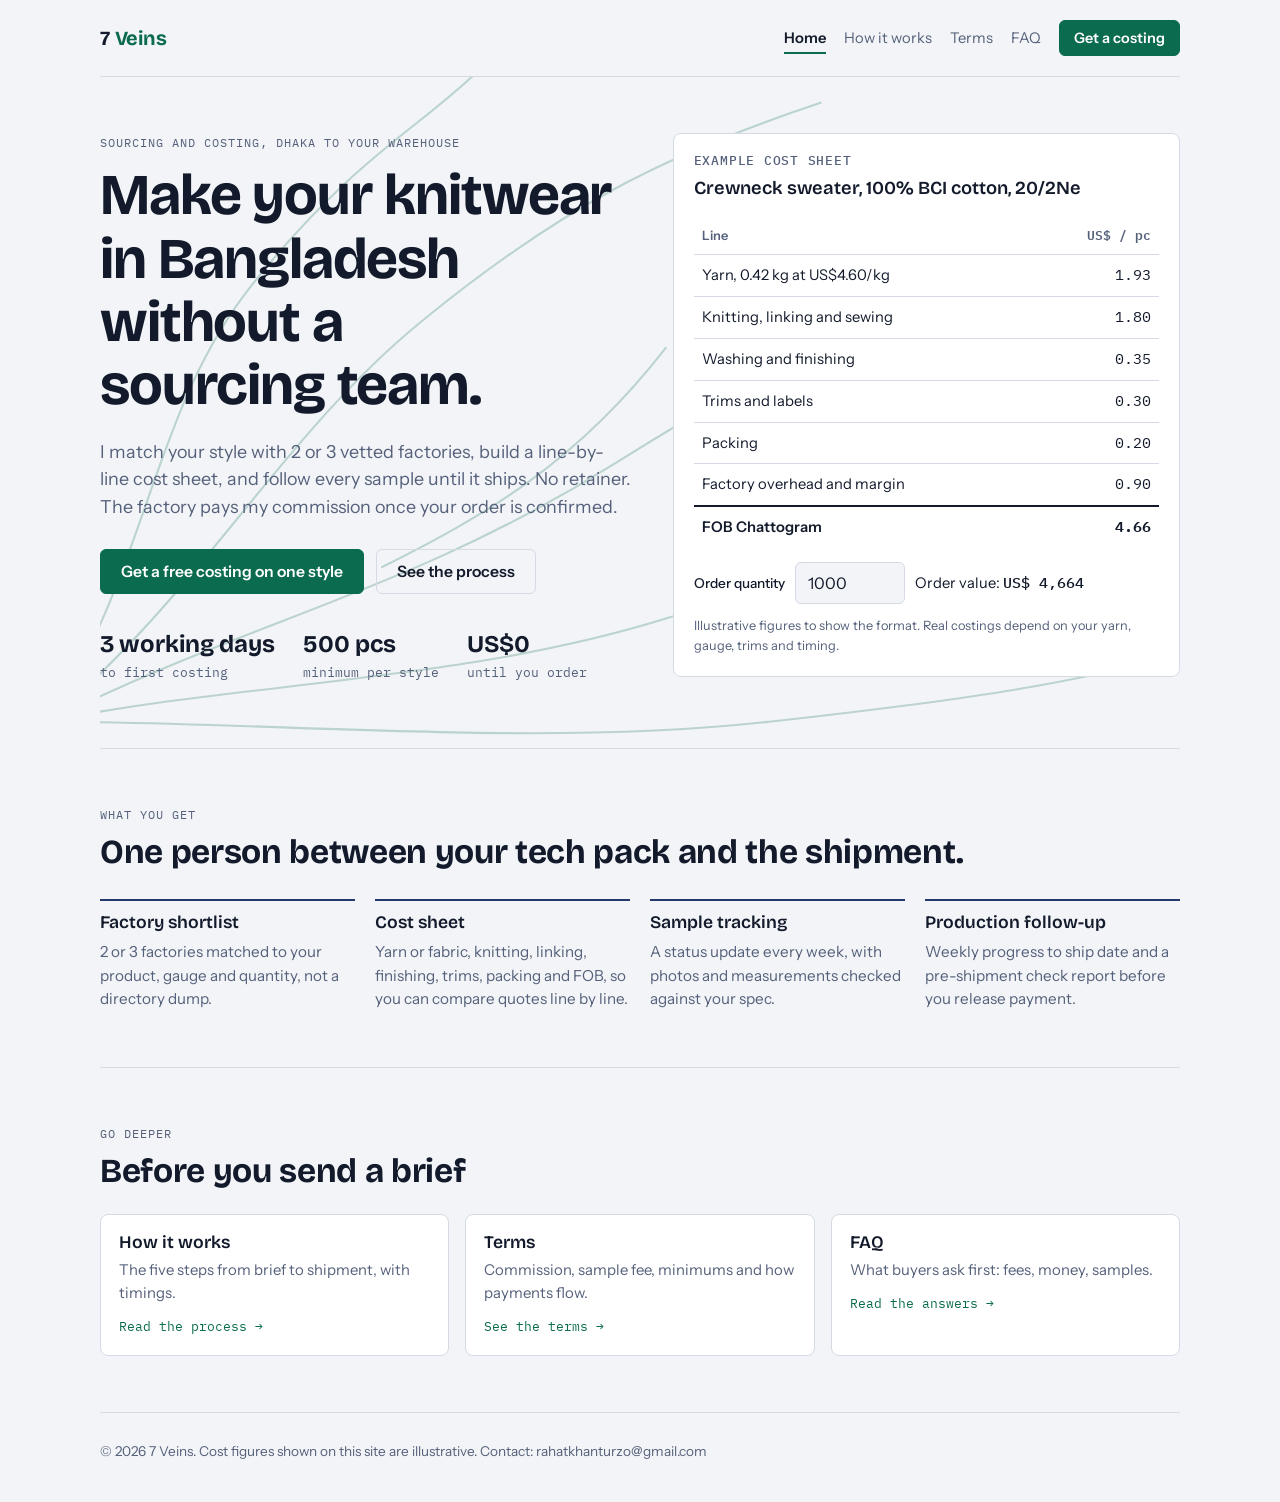
<file: index.html>
<!doctype html>
<html lang="en">
<head>
<meta charset="utf-8">
<meta name="viewport" content="width=device-width,initial-scale=1,viewport-fit=cover">
<title>7veins | Knitwear sourcing and costing in Bangladesh</title>
<meta name="description" content="Sourcing and costing for small knitwear brands producing in Bangladesh. Vetted factories, line-by-line cost sheets and sample tracking. No retainer.">
<meta property="og:type" content="website">
<meta property="og:site_name" content="7veins">
<meta property="og:title" content="7veins | Knitwear sourcing and costing in Bangladesh">
<meta property="og:description" content="Sourcing and costing for small knitwear brands producing in Bangladesh. Vetted factories, line-by-line cost sheets and sample tracking. No retainer.">
<link rel="stylesheet" href="https://fonts.googleapis.com/css2?family=Bricolage+Grotesque:opsz,wght@12..96,500;12..96,700&family=Instrument+Sans:wght@400;500;600&family=IBM+Plex+Mono:wght@400;500&display=swap">
<link rel="stylesheet" href="style.css">
</head>
<body data-title="">
<div class="wrap">
<header id="site-header"></header>
<main>
<div class="hero">
  <div class="veins-wrap" aria-hidden="true"><svg class="veins" viewBox="0 0 1000 520" preserveAspectRatio="xMidYMid slice" focusable="false">
    <path pathLength="1" style="--d:.0" d="M40 500 C 200 420, 320 400, 480 300 S 760 140, 960 60"/>
    <path pathLength="1" style="--d:.15" d="M40 500 C 180 470, 360 470, 520 420 S 800 360, 980 250"/>
    <path pathLength="1" style="--d:.3" d="M40 500 C 160 400, 220 280, 330 190 S 520 60, 640 20"/>
    <path pathLength="1" style="--d:.45" d="M40 500 C 220 500, 420 520, 600 500 S 840 470, 990 430"/>
    <path pathLength="1" style="--d:.6" d="M40 500 C 120 380, 120 260, 200 160 S 330 40, 380 -10"/>
    <path pathLength="1" style="--d:1.1" d="M300 380 C 380 340, 450 300, 520 210"/>
    <path pathLength="1" style="--d:1.3" d="M560 420 C 640 380, 700 300, 760 230"/>
  </svg></div>
  <div>
    <p class="eyebrow">Sourcing and costing, Dhaka to your warehouse</p>
    <h1 style="margin-top:12px">Make your knitwear in Bangladesh without a sourcing team.</h1>
    <p class="lead">I match your style with 2 or 3 vetted factories, build a line-by-line cost sheet, and follow every sample until it ships. No retainer. The factory pays my commission once your order is confirmed.</p>
    <div class="cta"><a class="btn" href="contact.html">Get a free costing on one style</a><a class="btn ghost" href="how-it-works.html">See the process</a></div>
    <div class="facts">
      <div><b data-s="costingTime"></b>to first costing</div>
      <div><b><span data-s="minQty"></span> pcs</b>minimum per style</div>
      <div><b>US$0</b>until you order</div>
    </div>
  </div>
  <div class="sheet" aria-labelledby="sheet-h">
    <h3 id="sheet-h">Example cost sheet</h3>
    <div class="style" data-s="exampleStyle"></div>
    <div class="tw"><table>
      <thead><tr><th>Line</th><th class="n">US$ / pc</th></tr></thead>
      <tbody id="rows"></tbody>
    </table></div>
    <div class="qty">
      <label for="qty" style="margin:0">Order quantity</label>
      <input id="qty" type="number" min="500" step="100" value="1000" inputmode="numeric">
      <span>Order value: <span class="ov" id="ov"></span></span>
    </div>
    <p class="note">Illustrative figures to show the format. Real costings depend on your yarn, gauge, trims and timing.</p>
  </div>
</div>
<section>
  <p class="eyebrow">What you get</p>
  <h2>One person between your tech pack and the shipment.</h2>
  <div class="grid4">
    <div><h3>Factory shortlist</h3><p>2 or 3 factories matched to your product, gauge and quantity, not a directory dump.</p></div>
    <div><h3>Cost sheet</h3><p>Yarn or fabric, knitting, linking, finishing, trims, packing and FOB, so you can compare quotes line by line.</p></div>
    <div><h3>Sample tracking</h3><p>A status update every week, with photos and measurements checked against your spec.</p></div>
    <div><h3>Production follow-up</h3><p>Weekly progress to ship date and a pre-shipment check report before you release payment.</p></div>
  </div>
</section>
<section>
  <p class="eyebrow">Go deeper</p>
  <h2>Before you send a brief</h2>
  <div class="linkcards">
    <a class="card" href="how-it-works.html"><h3>How it works</h3><p>The five steps from brief to shipment, with timings.</p><span class="go">Read the process &rarr;</span></a>
    <a class="card" href="terms.html"><h3>Terms</h3><p>Commission, sample fee, minimums and how payments flow.</p><span class="go">See the terms &rarr;</span></a>
    <a class="card" href="faq.html"><h3>FAQ</h3><p>What buyers ask first: fees, money, samples.</p><span class="go">Read the answers &rarr;</span></a>
  </div>
</section>
</main>
<footer id="site-footer"></footer>
</div>
<script src="settings.js"></script>
<script src="site.js"></script>
</body>
</html>
</file>
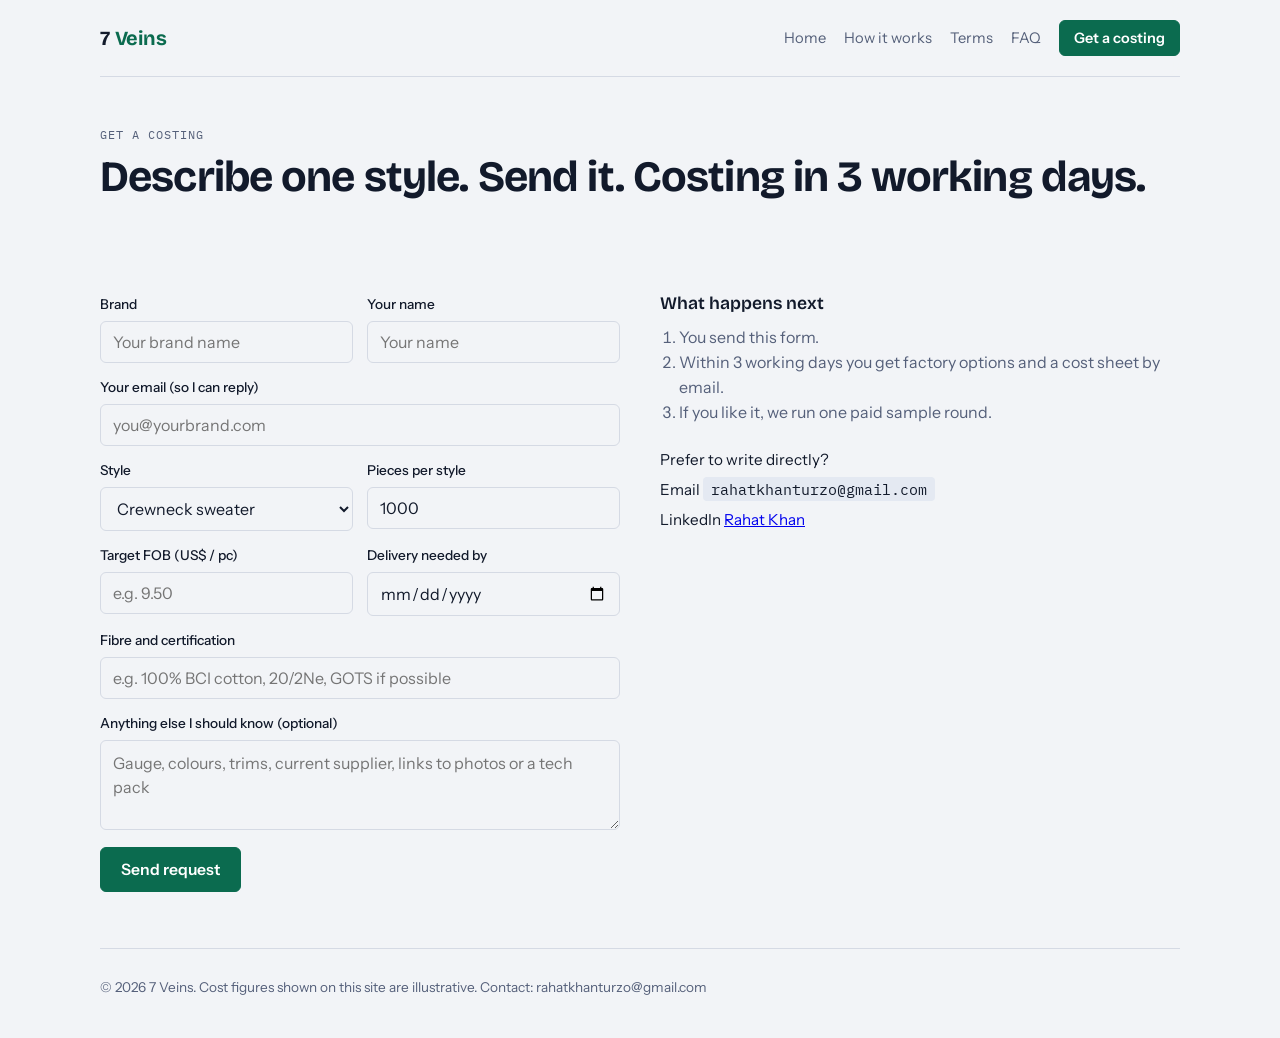
<file: contact.html>
<!doctype html>
<html lang="en">
<head>
<meta charset="utf-8">
<meta name="viewport" content="width=device-width,initial-scale=1,viewport-fit=cover">
<title>Get a free costing | Bangladesh knitwear sourcing | 7veins</title>
<meta name="description" content="Send a brief for one knitwear style and get factory options and a cost sheet by email.">
<meta property="og:type" content="website">
<meta property="og:site_name" content="7veins">
<meta property="og:title" content="Get a free costing | Bangladesh knitwear sourcing | 7veins">
<meta property="og:description" content="Send a brief for one knitwear style and get factory options and a cost sheet by email.">
<link rel="stylesheet" href="https://fonts.googleapis.com/css2?family=Bricolage+Grotesque:opsz,wght@12..96,500;12..96,700&family=Instrument+Sans:wght@400;500;600&family=IBM+Plex+Mono:wght@400;500&display=swap">
<link rel="stylesheet" href="style.css">
</head>
<body data-title="Get a costing">
<div class="wrap">
<header id="site-header"></header>
<main>
<div class="pagehead"><p class="eyebrow">Get a costing</p><h1 style="margin-top:10px">Describe one style. Send it. Costing in <span data-s="costingTime"></span>.</h1></div>
<section>
  <div class="two">
    <div>
      <div class="form">
        <div><label for="f-brand">Brand</label><input id="f-brand" type="text" placeholder="Your brand name"></div>
        <div><label for="f-name">Your name</label><input id="f-name" type="text" placeholder="Your name"></div>
        <div class="full"><label for="f-email">Your email (so I can reply)</label><input id="f-email" type="email" placeholder="you@yourbrand.com" autocomplete="email"></div>
        <div><label for="f-style">Style</label>
          <select id="f-style"><option>Crewneck sweater</option><option>Cardigan</option><option>T-shirt</option><option>Polo</option><option>Hoodie</option><option>Other knit</option></select></div>
        <div><label for="f-qty">Pieces per style</label><input id="f-qty" type="number" min="500" step="100" value="1000" inputmode="numeric"></div>
        <div><label for="f-fob">Target FOB (US$ / pc)</label><input id="f-fob" type="number" min="0" step="0.1" placeholder="e.g. 9.50" inputmode="decimal"></div>
        <div><label for="f-date">Delivery needed by</label><input id="f-date" type="date"></div>
        <input type="text" id="f-gotcha" tabindex="-1" autocomplete="off" aria-hidden="true" style="position:absolute;left:-9999px">
        <div class="full"><label for="f-fibre">Fibre and certification</label><input id="f-fibre" type="text" placeholder="e.g. 100% BCI cotton, 20/2Ne, GOTS if possible"></div>
        <div class="full"><label for="f-notes">Anything else I should know (optional)</label><textarea id="f-notes" style="min-height:90px;font-family:var(--body);font-size:1rem" placeholder="Gauge, colours, trims, current supplier, links to photos or a tech pack"></textarea></div>
      </div>
      <div class="row"><button class="btn" id="send" type="button" hidden>Send request</button><span class="status" id="st" role="status"></span></div>
    </div>
    <div>
      <h3>What happens next</h3>
      <ol style="color:var(--muted);padding-left:1.2em;margin:12px 0 0">
        <li>You send this form.</li>
        <li>Within <span data-s="costingTime"></span> you get factory options and a cost sheet by email.</li>
        <li>If you like it, we run one paid sample round.</li>
      </ol>
      <div class="contact">
        <span>Prefer to write directly?</span>
        <span>Email <code data-s="email"></code></span>
        <span id="wa" hidden>WhatsApp <code data-s="whatsapp"></code></span>
        <span>LinkedIn <a id="li" target="_blank" rel="noopener"></a></span>
      </div>
    </div>
  </div>
</section>
</main>
<footer id="site-footer"></footer>
</div>
<script src="settings.js"></script>
<script src="site.js"></script>
</body>
</html>
</file>
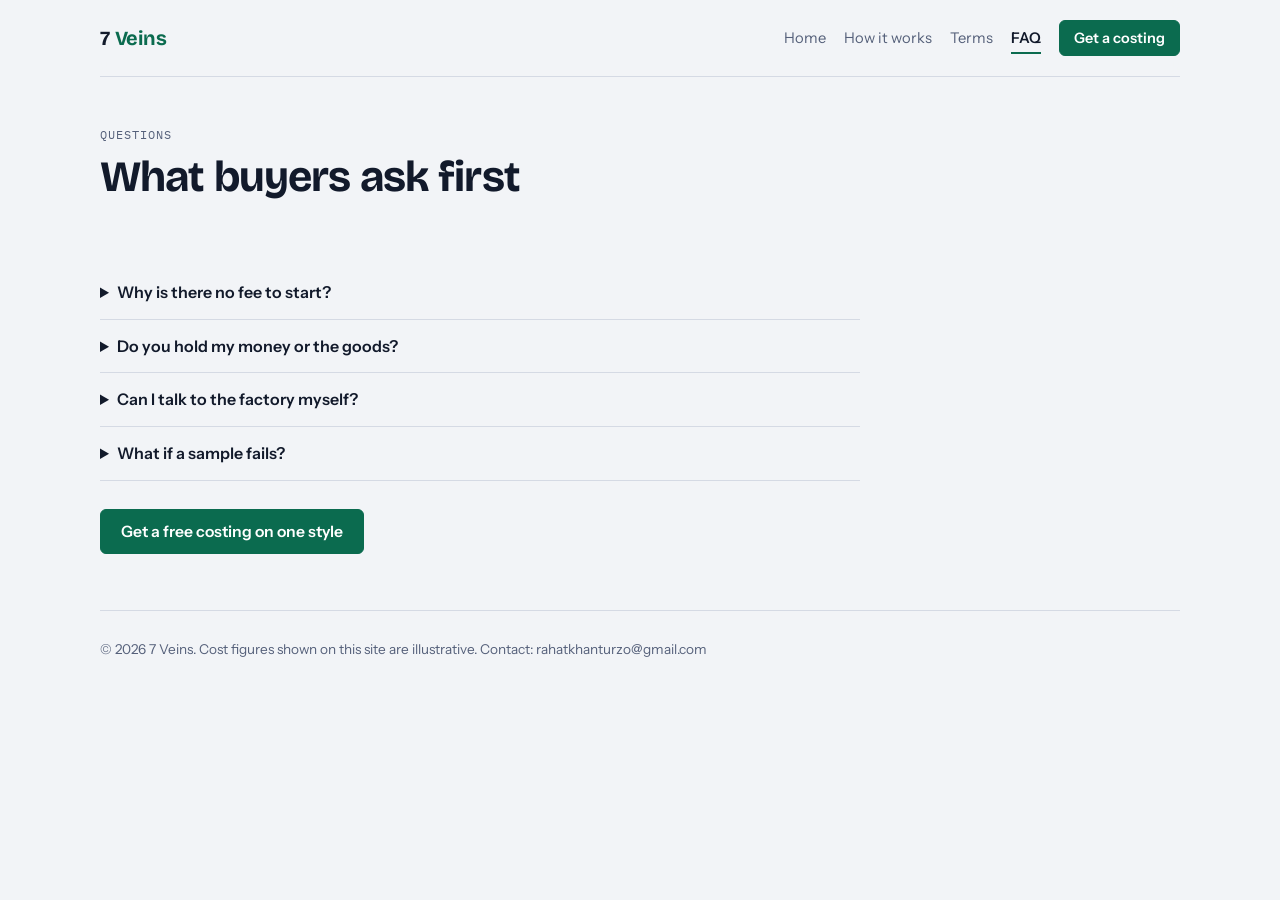
<file: faq.html>
<!doctype html>
<html lang="en">
<head>
<meta charset="utf-8">
<meta name="viewport" content="width=device-width,initial-scale=1,viewport-fit=cover">
<title>FAQ | Bangladesh knitwear sourcing | 7veins</title>
<meta name="description" content="Answers on fees, payments, factory contact and failed samples for brands sourcing knitwear from Bangladesh.">
<meta property="og:type" content="website">
<meta property="og:site_name" content="7veins">
<meta property="og:title" content="FAQ | Bangladesh knitwear sourcing | 7veins">
<meta property="og:description" content="Answers on fees, payments, factory contact and failed samples for brands sourcing knitwear from Bangladesh.">
<link rel="stylesheet" href="https://fonts.googleapis.com/css2?family=Bricolage+Grotesque:opsz,wght@12..96,500;12..96,700&family=Instrument+Sans:wght@400;500;600&family=IBM+Plex+Mono:wght@400;500&display=swap">
<link rel="stylesheet" href="style.css">
</head>
<body data-title="FAQ">
<div class="wrap">
<header id="site-header"></header>
<main>
<div class="pagehead"><p class="eyebrow">Questions</p><h1 style="margin-top:10px">What buyers ask first</h1></div>
<section>
  <div style="max-width:760px">
    <details><summary>Why is there no fee to start?</summary><p>The factory pays me a commission on confirmed orders, so costing a style costs you nothing. The sample fee only covers the time spent chasing and checking samples.</p></details>
    <details><summary>Do you hold my money or the goods?</summary><p>No. You pay the factory directly and the goods ship from the factory. I coordinate and report.</p></details>
    <details><summary>Can I talk to the factory myself?</summary><p>Yes. You approve samples and confirm the order with the factory. I stay on the thread for follow-up.</p></details>
    <details><summary>What if a sample fails?</summary><p>I report the measurement gaps with photos, agree the fix with the factory, and track the re-sample. You do not approve an order until the sample passes.</p></details>
  </div>
  <div class="endcta"><a class="btn" href="contact.html">Get a free costing on one style</a></div>
</section>
</main>
<footer id="site-footer"></footer>
</div>
<script src="settings.js"></script>
<script src="site.js"></script>
</body>
</html>
</file>
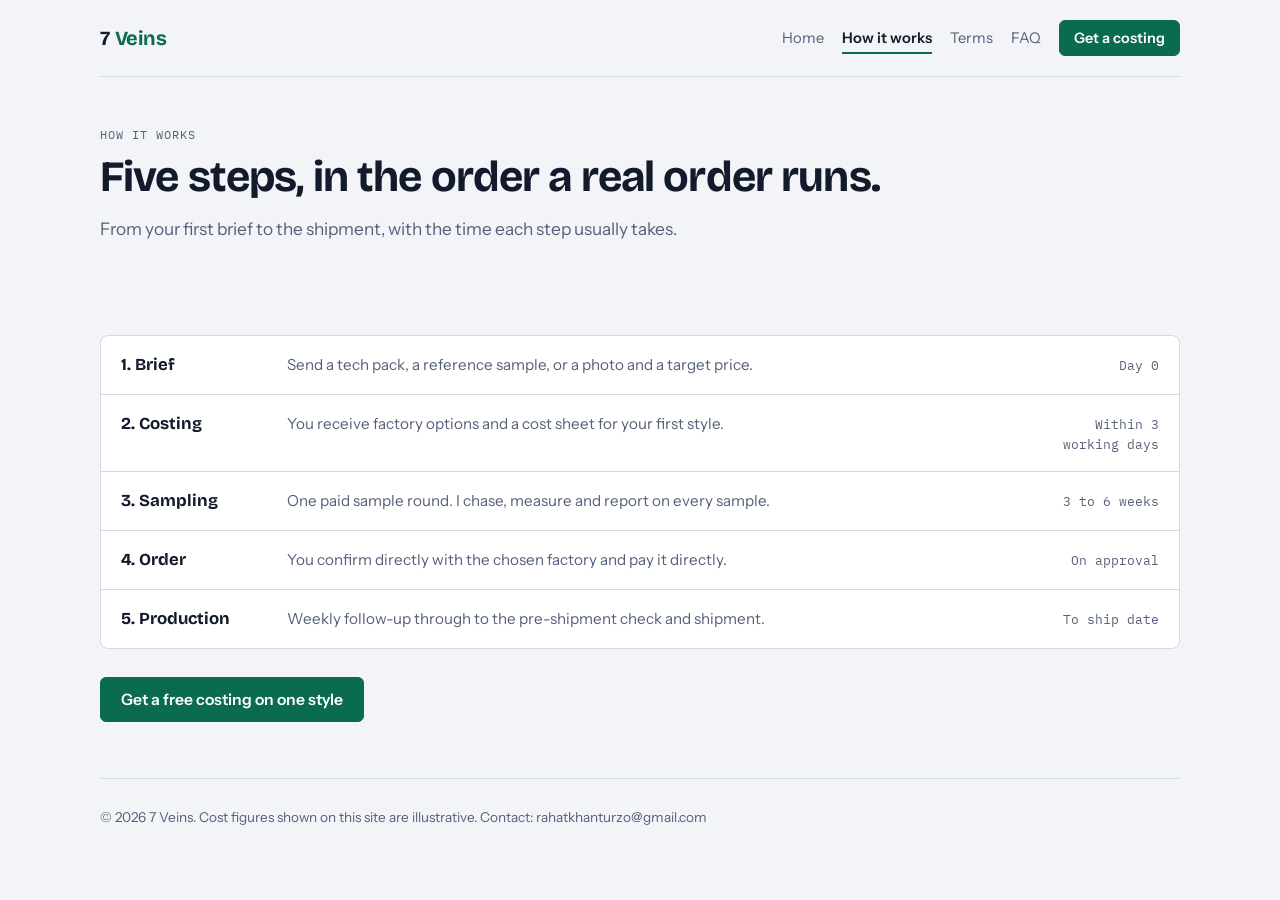
<file: how-it-works.html>
<!doctype html>
<html lang="en">
<head>
<meta charset="utf-8">
<meta name="viewport" content="width=device-width,initial-scale=1,viewport-fit=cover">
<title>How it works | Bangladesh knitwear sourcing | 7veins</title>
<meta name="description" content="Five steps from brief to shipment: costing, sampling, order and weekly production follow-up for small brands producing knitwear in Bangladesh.">
<meta property="og:type" content="website">
<meta property="og:site_name" content="7veins">
<meta property="og:title" content="How it works | Bangladesh knitwear sourcing | 7veins">
<meta property="og:description" content="Five steps from brief to shipment: costing, sampling, order and weekly production follow-up for small brands producing knitwear in Bangladesh.">
<link rel="stylesheet" href="https://fonts.googleapis.com/css2?family=Bricolage+Grotesque:opsz,wght@12..96,500;12..96,700&family=Instrument+Sans:wght@400;500;600&family=IBM+Plex+Mono:wght@400;500&display=swap">
<link rel="stylesheet" href="style.css">
</head>
<body data-title="How it works">
<div class="wrap">
<header id="site-header"></header>
<main>
<div class="pagehead"><p class="eyebrow">How it works</p><h1 style="margin-top:10px">Five steps, in the order a real order runs.</h1>
<p class="lead">From your first brief to the shipment, with the time each step usually takes.</p></div>
<section>
  <ol class="steps">
    <li><b>1. Brief</b><p>Send a tech pack, a reference sample, or a photo and a target price.</p><span class="t">Day 0</span></li>
    <li><b>2. Costing</b><p>You receive factory options and a cost sheet for your first style.</p><span class="t">Within <span data-s="costingTime"></span></span></li>
    <li><b>3. Sampling</b><p>One paid sample round. I chase, measure and report on every sample.</p><span class="t" data-s="sampleTime"></span></li>
    <li><b>4. Order</b><p>You confirm directly with the chosen factory and pay it directly.</p><span class="t">On approval</span></li>
    <li><b>5. Production</b><p>Weekly follow-up through to the pre-shipment check and shipment.</p><span class="t">To ship date</span></li>
  </ol>
  <div class="endcta"><a class="btn" href="contact.html">Get a free costing on one style</a></div>
</section>
</main>
<footer id="site-footer"></footer>
</div>
<script src="settings.js"></script>
<script src="site.js"></script>
</body>
</html>
</file>
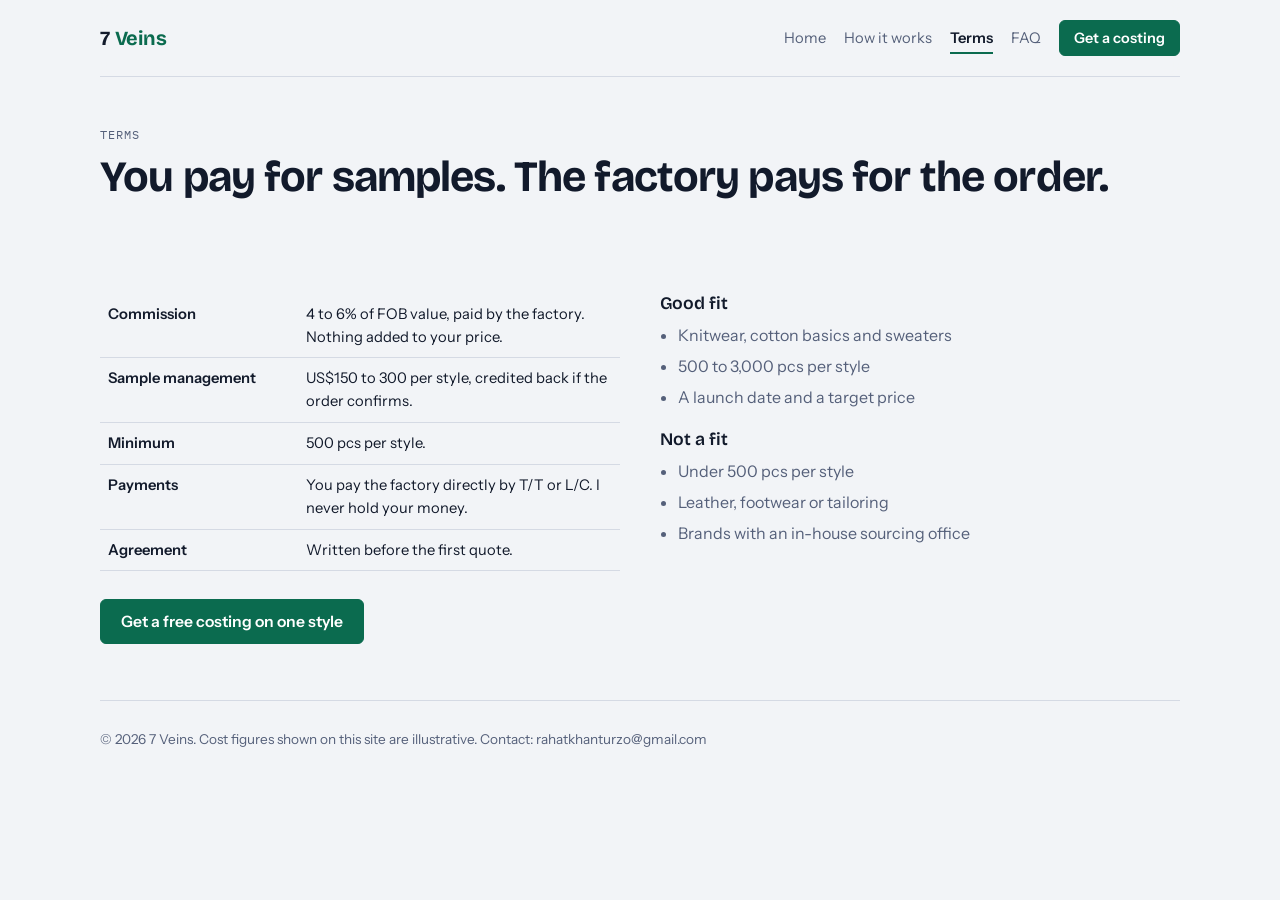
<file: terms.html>
<!doctype html>
<html lang="en">
<head>
<meta charset="utf-8">
<meta name="viewport" content="width=device-width,initial-scale=1,viewport-fit=cover">
<title>Terms and commission | 7veins</title>
<meta name="description" content="Factory-paid commission, a credited sample fee and a per-style minimum. You pay the factory directly and I never hold your money.">
<meta property="og:type" content="website">
<meta property="og:site_name" content="7veins">
<meta property="og:title" content="Terms and commission | 7veins">
<meta property="og:description" content="Factory-paid commission, a credited sample fee and a per-style minimum. You pay the factory directly and I never hold your money.">
<link rel="stylesheet" href="https://fonts.googleapis.com/css2?family=Bricolage+Grotesque:opsz,wght@12..96,500;12..96,700&family=Instrument+Sans:wght@400;500;600&family=IBM+Plex+Mono:wght@400;500&display=swap">
<link rel="stylesheet" href="style.css">
</head>
<body data-title="Terms">
<div class="wrap">
<header id="site-header"></header>
<main>
<div class="pagehead"><p class="eyebrow">Terms</p><h1 style="margin-top:10px">You pay for samples. The factory pays for the order.</h1></div>
<section>
  <div class="two">
    <div class="tw"><table class="terms">
      <tbody>
        <tr><td>Commission</td><td><span data-s="commission"></span> of FOB value, paid by the factory. Nothing added to your price.</td></tr>
        <tr><td>Sample management</td><td><span data-s="sampleFee"></span> per style, credited back if the order confirms.</td></tr>
        <tr><td>Minimum</td><td><span data-s="minQty"></span> pcs per style.</td></tr>
        <tr><td>Payments</td><td>You pay the factory directly by T/T or L/C. I never hold your money.</td></tr>
        <tr><td>Agreement</td><td>Written before the first quote.</td></tr>
      </tbody>
    </table></div>
    <div class="fit">
      <h3>Good fit</h3>
      <ul><li>Knitwear, cotton basics and sweaters</li><li><span data-s="minQty"></span> to <span data-s="maxQty"></span> pcs per style</li><li>A launch date and a target price</li></ul>
      <h3 style="margin-top:20px">Not a fit</h3>
      <ul><li>Under <span data-s="minQty"></span> pcs per style</li><li>Leather, footwear or tailoring</li><li>Brands with an in-house sourcing office</li></ul>
    </div>
  </div>
  <div class="endcta"><a class="btn" href="contact.html">Get a free costing on one style</a></div>
</section>
</main>
<footer id="site-footer"></footer>
</div>
<script src="settings.js"></script>
<script src="site.js"></script>
</body>
</html>
</file>
<file: style.css>
/* Layout: a costing-sheet page. Hero pairs the pitch with a live example cost sheet; sections follow the order of a real sourcing job. */
:root{
  --bg:#F2F4F7; --surface:#FFFFFF; --fg:#121A2B; --muted:#55607A; --line:#D5DAE4;
  --indigo:#23386B; --accent:#0B6B4F; --accent-fg:#FFFFFF; --soft:#E4E9F2;
  --display:'Bricolage Grotesque','Helvetica Neue',Arial,sans-serif;
  --body:'Instrument Sans','Helvetica Neue',Arial,sans-serif;
  --mono:'IBM Plex Mono',ui-monospace,Menlo,Consolas,monospace;
}
@media (prefers-color-scheme:dark){:root:not([data-theme="light"]){
  --bg:#0E1422; --surface:#161E31; --fg:#E7EBF3; --muted:#9AA6C0; --line:#2A3550;
  --indigo:#9DB4F0; --accent:#3FBF93; --accent-fg:#06281D; --soft:#1D2740; color-scheme:dark}}
:root[data-theme="dark"]{
  --bg:#0E1422; --surface:#161E31; --fg:#E7EBF3; --muted:#9AA6C0; --line:#2A3550;
  --indigo:#9DB4F0; --accent:#3FBF93; --accent-fg:#06281D; --soft:#1D2740; color-scheme:dark}
*{box-sizing:border-box}
:root{color-scheme:light}
img{max-width:100%}
[hidden]{display:none!important}
body{background:var(--bg);color:var(--fg);font-family:var(--body);font-size:16px;line-height:1.55;
  padding-left:max(16px,env(safe-area-inset-left,0px));padding-right:max(16px,env(safe-area-inset-right,0px));padding-block:0;margin:0}
.wrap{max-width:1080px;margin:0 auto}
h1,h2,h3{font-family:var(--display);line-height:1.1;text-wrap:balance;margin:0}
h1{font-size:clamp(2.2rem,5.4vw,3.6rem);font-weight:700;letter-spacing:-.02em}
h2{font-size:clamp(1.5rem,3vw,2.1rem);font-weight:700;letter-spacing:-.01em}
h3{font-size:1.1rem;font-weight:600}
p{margin:0}
.eyebrow{font-family:var(--mono);font-size:.78rem;letter-spacing:.08em;text-transform:uppercase;color:var(--muted)}
header.top{display:flex;flex-wrap:wrap;justify-content:space-between;align-items:center;gap:12px 16px;padding-block:20px;border-bottom:1px solid var(--line)}
.logo{font-family:var(--display);font-weight:700;font-size:1.25rem;letter-spacing:-.01em}
.logo span{color:var(--accent)}
nav{display:flex;flex-wrap:wrap;align-items:center;gap:8px 18px}
nav a{color:var(--muted);text-decoration:none;font-size:.92rem}
nav a.active{color:var(--fg);font-weight:600}
nav a.btn{padding:8px 14px;font-size:.9rem;color:var(--accent-fg)}
nav a.btn:hover,nav a.btn:focus-visible{color:var(--accent-fg)}
nav a:hover,nav a:focus-visible{color:var(--fg)}
.hero{display:grid;grid-template-columns:1.05fr 1fr;gap:40px;padding-block:56px 64px;align-items:start}
.hero .lead{margin-top:20px;font-size:1.12rem;color:var(--muted);max-width:34em}
.hero .cta{margin-top:28px;display:flex;gap:12px;flex-wrap:wrap}
.btn{display:inline-block;font:600 .98rem var(--body);padding:12px 20px;border-radius:6px;border:1px solid var(--accent);background:var(--accent);color:var(--accent-fg);text-decoration:none;cursor:pointer}
.btn.ghost{background:transparent;color:var(--fg);border-color:var(--line)}
.btn:focus-visible,input:focus-visible,select:focus-visible,textarea:focus-visible,a:focus-visible{outline:2px solid var(--accent);outline-offset:2px}
.facts{margin-top:32px;display:flex;gap:28px;flex-wrap:wrap}
.facts div{font-family:var(--mono);font-size:.82rem;color:var(--muted)}
.facts b{display:block;font-family:var(--display);font-size:1.5rem;color:var(--fg);font-weight:700}
.sheet{background:var(--surface);border:1px solid var(--line);border-radius:8px;padding:20px;min-width:0}
.sheet h3{font-family:var(--mono);font-size:.8rem;font-weight:500;letter-spacing:.06em;text-transform:uppercase;color:var(--muted)}
.sheet .style{margin:6px 0 14px;font-family:var(--display);font-weight:600;font-size:1.15rem}
.tw{overflow-x:auto}
table{width:100%;border-collapse:collapse;font-size:.92rem}
th,td{padding:9px 8px;text-align:left;border-bottom:1px solid var(--line);vertical-align:top}
th{font-weight:600;color:var(--muted);font-size:.8rem}
td.n,th.n{text-align:right;font-family:var(--mono);font-variant-numeric:tabular-nums;white-space:nowrap}
tr.total td{border-bottom:0;border-top:2px solid var(--fg);font-weight:600}
.qty{display:flex;align-items:center;gap:10px;margin-top:14px;flex-wrap:wrap;font-size:.92rem}
.qty input{width:110px}
.ov{font-family:var(--mono);font-variant-numeric:tabular-nums;font-weight:500}
.note{margin-top:12px;font-size:.8rem;color:var(--muted)}
input,select,textarea{font:400 1rem var(--body);color:var(--fg);background:var(--bg);border:1px solid var(--line);border-radius:6px;padding:10px 12px;width:100%}
textarea{min-height:170px;font-family:var(--mono);font-size:.88rem;line-height:1.5}
label{display:block;font-size:.85rem;font-weight:500;margin-bottom:6px}
section{padding-block:56px;border-top:1px solid var(--line)}
section>.eyebrow{margin-bottom:10px}
.grid4{display:grid;grid-template-columns:repeat(4,1fr);gap:20px;margin-top:28px}
.grid4>div{min-width:0}
.grid4 p{color:var(--muted);margin-top:8px;font-size:.95rem}
.grid4 h3{padding-top:12px;border-top:2px solid var(--indigo)}
ol.steps{list-style:none;margin:28px 0 0;padding:0;display:grid;gap:0;border:1px solid var(--line);border-radius:8px;background:var(--surface)}
ol.steps li{display:grid;grid-template-columns:150px 1fr 120px;gap:16px;padding:16px 20px;border-bottom:1px solid var(--line);align-items:baseline}
ol.steps li:last-child{border-bottom:0}
ol.steps b{font-family:var(--display);font-size:1.05rem}
ol.steps .t{font-family:var(--mono);font-size:.82rem;color:var(--muted);text-align:right}
ol.steps p{color:var(--muted);font-size:.95rem}
.two{display:grid;grid-template-columns:1fr 1fr;gap:40px;margin-top:28px}
.two>*{min-width:0}
.terms td:first-child{font-weight:600;width:38%}
.fit h3{margin-bottom:10px}
.fit ul{margin:0;padding-left:1.1em;color:var(--muted)}
.fit li{margin-bottom:6px}
.form{display:grid;grid-template-columns:1fr 1fr;gap:14px}
.form .full{grid-column:1/-1}
.out{margin-top:14px}
.row{display:flex;gap:10px;margin-top:10px;flex-wrap:wrap;align-items:center}
.status{font-size:.88rem;color:var(--muted)}
.contact{margin-top:24px;display:grid;gap:6px;font-size:.95rem}
.contact code{font-family:var(--mono);background:var(--soft);padding:2px 8px;border-radius:4px;user-select:all}
details{border-bottom:1px solid var(--line);padding:14px 0}
summary{cursor:pointer;font-weight:600}
details p{color:var(--muted);margin-top:8px}
footer{padding-block:28px 40px;border-top:1px solid var(--line);font-size:.85rem;color:var(--muted)}
@media (max-width:860px){
  .hero{grid-template-columns:1fr;padding-block:36px 44px}
  .grid4{grid-template-columns:1fr 1fr}
  .two{grid-template-columns:1fr;gap:28px}
  ol.steps li{grid-template-columns:1fr;gap:4px}
  ol.steps .t{text-align:left}
}
@media (max-width:520px){
  .grid4{grid-template-columns:1fr}
  .form{grid-template-columns:1fr}
}
@media (prefers-reduced-motion:no-preference){.btn{transition:filter .15s}.btn:hover{filter:brightness(1.08)}}

.pagehead{padding-block:48px 8px}
.pagehead h1{font-size:clamp(1.9rem,4.2vw,2.7rem)}
.pagehead .lead{margin-top:14px;color:var(--muted);font-size:1.08rem;max-width:36em}
.pagehead+section{border-top:0}
.linkcards{display:grid;grid-template-columns:repeat(3,1fr);gap:16px;margin-top:24px}
a.card{display:block;border:1px solid var(--line);background:var(--surface);border-radius:8px;padding:18px;text-decoration:none;color:inherit;min-width:0}
a.card:hover,a.card:focus-visible{border-color:var(--accent)}
a.card p{color:var(--muted);margin-top:6px;font-size:.93rem}
a.card .go{display:block;margin-top:12px;font-family:var(--mono);font-size:.82rem;color:var(--accent)}
.endcta{display:flex;gap:12px;flex-wrap:wrap;margin-top:28px}
@media (max-width:860px){.linkcards{grid-template-columns:1fr}}

/* ---------- motion and polish ---------- */
header.top{position:sticky;top:0;z-index:30;background:color-mix(in srgb,var(--bg) 90%,transparent);-webkit-backdrop-filter:blur(8px);backdrop-filter:blur(8px)}
header.top.scrolled{box-shadow:0 10px 24px -18px rgba(0,0,0,.45)}
nav a:not(.btn){position:relative}
nav a:not(.btn)::after{content:"";position:absolute;left:0;right:0;bottom:-5px;height:2px;background:var(--accent);transform:scaleX(0);transform-origin:left}
nav a:not(.btn):hover::after,nav a:not(.btn):focus-visible::after,nav a.active::after{transform:scaleX(1)}
.hero{position:relative;isolation:isolate}
.veins-wrap{position:absolute;inset:0;overflow:hidden;pointer-events:none;z-index:-1}
.veins{width:100%;height:100%;display:block}
.veins path{fill:none;stroke:var(--accent);stroke-width:1.6;stroke-linecap:round;opacity:.24;stroke-dasharray:1}
@media (prefers-reduced-motion:no-preference){
  @keyframes rise{from{opacity:0;transform:translateY(16px)}to{opacity:1;transform:none}}
  @keyframes draw{to{stroke-dashoffset:0}}
  @keyframes rowin{from{opacity:0;transform:translateX(-8px)}to{opacity:1;transform:none}}
  .hero .eyebrow,.hero h1,.hero .lead,.hero .cta,.hero .facts,.hero .sheet,.pagehead>*{animation:rise .75s cubic-bezier(.2,.7,.2,1) both}
  .hero .eyebrow,.pagehead .eyebrow{animation-delay:.05s}
  .hero h1,.pagehead h1{animation-delay:.15s}
  .hero .lead,.pagehead .lead{animation-delay:.28s}
  .hero .cta{animation-delay:.4s}
  .hero .facts{animation-delay:.52s}
  .hero .sheet{animation-delay:.35s}
  .veins path{stroke-dashoffset:1;animation:draw 2.6s cubic-bezier(.4,0,.2,1) forwards;animation-delay:calc(var(--d,0)*1s)}
  .sheet tbody tr{animation:rowin .5s ease both;animation-delay:calc(.7s + var(--i,0)*.09s)}
  .rv{opacity:0;transform:translateY(20px);transition:opacity .7s ease,transform .7s cubic-bezier(.2,.7,.2,1)}
  .rv.in{opacity:1;transform:none}
  .btn{transition:transform .18s ease,filter .18s ease}
  .btn:hover{transform:translateY(-2px)}
  a.card{transition:transform .22s ease,border-color .22s ease,box-shadow .22s ease}
  a.card:hover,a.card:focus-visible{transform:translateY(-4px);box-shadow:0 16px 30px -22px rgba(0,0,0,.5)}
  nav a:not(.btn)::after{transition:transform .25s ease}
  header.top{transition:box-shadow .25s ease}
}
</file>
